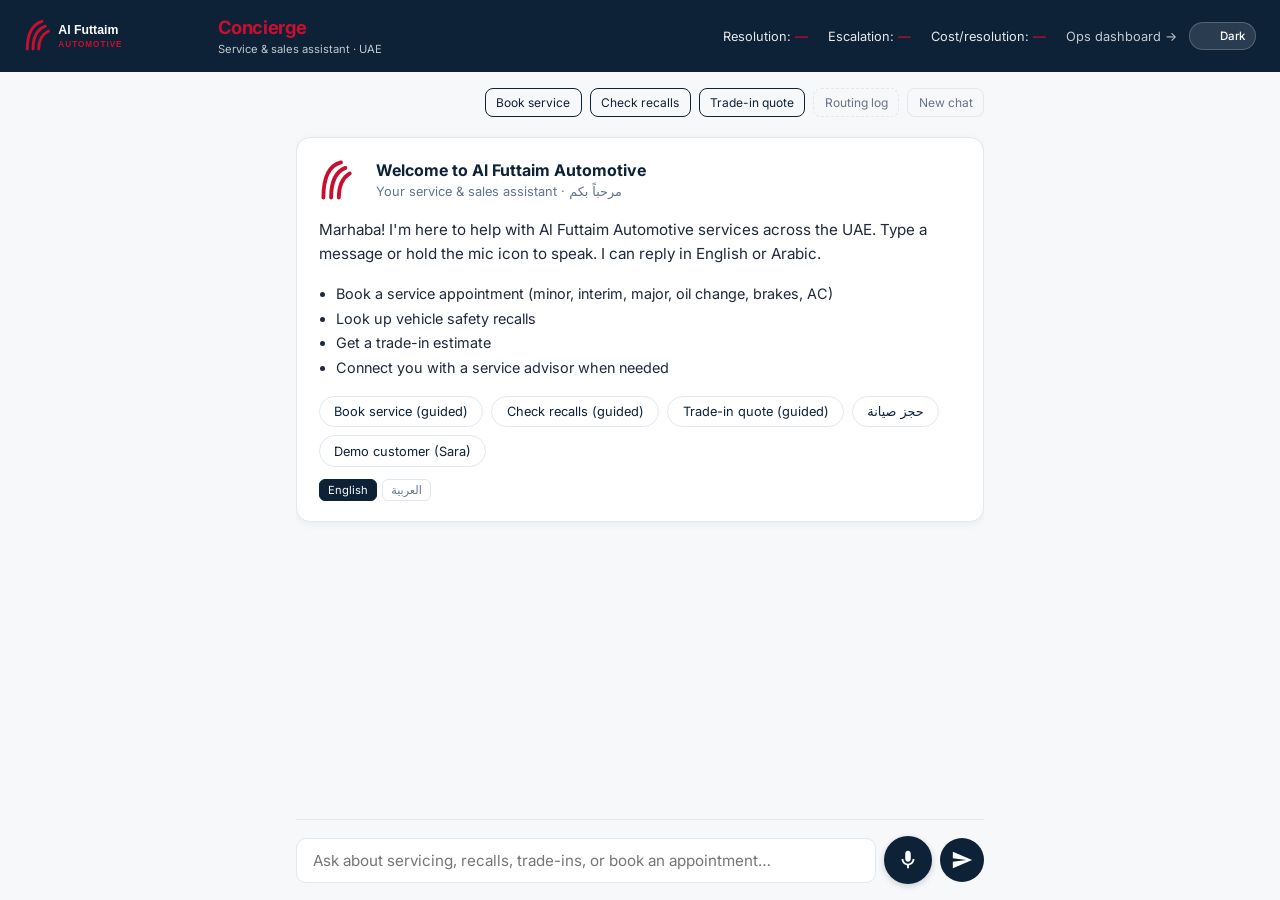
<file: static/index.html>
<!DOCTYPE html>
<html lang="en">
<head>
  <meta charset="UTF-8" />
  <meta name="viewport" content="width=device-width, initial-scale=1.0" />
  <title>Al Futtaim Automotive Concierge</title>
  <script>
    (function () {
      var t = localStorage.getItem('alfuttaim_theme');
      if (t !== 'light' && t !== 'dark') {
        t = window.matchMedia('(prefers-color-scheme: dark)').matches ? 'dark' : 'light';
      }
      document.documentElement.setAttribute('data-theme', t);
    })();
  </script>
  <link rel="preconnect" href="https://fonts.googleapis.com" />
  <link rel="preconnect" href="https://fonts.gstatic.com" crossorigin />
  <link href="https://fonts.googleapis.com/css2?family=Inter:wght@400;500;600;700&display=swap" rel="stylesheet" />
  <style>
    /* Brand/layout only — color tokens live in theme.css */
    :root {
      --navy: #0D2137;
      --accent: #C8102E;
    }

    * { box-sizing: border-box; margin: 0; padding: 0; }

    body {
      font-family: 'Inter', system-ui, sans-serif;
      background: var(--bg);
      color: var(--text);
      min-height: 100vh;
      display: flex;
      flex-direction: column;
    }

    header {
      background: var(--navy);
      color: #fff;
      padding: 1rem 1.5rem;
      display: flex;
      flex-wrap: wrap;
      align-items: center;
      justify-content: space-between;
      gap: 1rem;
    }

    header h1 {
      font-size: 1.15rem;
      font-weight: 600;
      letter-spacing: -0.02em;
      line-height: 1.3;
    }

    header .tagline {
      font-size: 0.7rem;
      opacity: 0.75;
      font-weight: 400;
      margin-top: 0.15rem;
    }

    header h1 span {
      color: var(--accent);
      font-weight: 700;
    }

    .header-brand {
      display: flex;
      align-items: center;
      gap: 0.85rem;
    }

    .header-logo {
      height: 36px;
      width: auto;
      flex-shrink: 0;
      display: block;
    }

    .header-brand-text {
      display: flex;
      flex-direction: column;
    }

    .metrics-strip {
      display: flex;
      gap: 1.25rem;
      font-size: 0.8rem;
      opacity: 0.9;
    }

    .metric strong {
      color: var(--accent);
      font-weight: 600;
    }

    main {
      flex: 1;
      display: flex;
      flex-direction: column;
      max-width: 720px;
      width: 100%;
      margin: 0 auto;
      padding: 1rem;
    }

    #chat {
      flex: 1;
      overflow-y: auto;
      padding: 1rem 0;
      display: flex;
      flex-direction: column;
      gap: 0.75rem;
      min-height: 400px;
      max-height: calc(100vh - 220px);
    }

    #messages {
      display: flex;
      flex-direction: column;
      gap: 0.75rem;
    }

    .bubble {
      max-width: 85%;
      padding: 0.75rem 1rem;
      border-radius: 12px;
      line-height: 1.5;
      font-size: 0.95rem;
      white-space: pre-wrap;
      word-break: break-word;
    }

    .bubble.user {
      align-self: flex-end;
      background: var(--user-bubble);
      border: 1px solid var(--border);
      border-bottom-right-radius: 4px;
    }

    .bubble.assistant {
      align-self: flex-start;
      background: var(--assistant-bubble);
      border: 1px solid var(--border);
      border-bottom-left-radius: 4px;
      box-shadow: 0 1px 3px rgba(26, 35, 50, 0.06);
    }

    .agent-badge {
      display: inline-flex;
      align-items: center;
      gap: 0.35rem;
      font-size: 0.68rem;
      font-weight: 600;
      text-transform: uppercase;
      letter-spacing: 0.04em;
      padding: 0.2rem 0.55rem;
      border-radius: 999px;
      margin-bottom: 0.3rem;
      border: 1px solid var(--border);
      background: var(--surface);
      color: var(--on-surface);
    }

    .agent-badge.service { border-color: var(--on-surface); color: var(--on-surface); }
    .agent-badge.sales { border-color: var(--accent); color: var(--accent); }
    .agent-badge.recall { border-color: #B45309; color: #B45309; }
    .agent-badge.handover { border-color: #6B7280; color: #6B7280; }
    .agent-badge.general { border-color: var(--border); color: var(--muted); }

    .btn-routes {
      background: transparent;
      border: 1px dashed var(--border);
      border-radius: 8px;
      padding: 0.35rem 0.65rem;
      font-family: inherit;
      font-size: 0.75rem;
      color: var(--muted);
      cursor: pointer;
    }

    .btn-routes:hover {
      border-color: var(--on-surface);
      color: var(--on-surface);
    }

    .bubble.error {
      align-self: stretch;
      background: var(--error-bg);
      border: 1px solid var(--error-border);
      color: var(--error-text);
      font-size: 0.875rem;
    }

    .welcome-card {
      align-self: stretch;
      background: var(--assistant-bubble);
      border: 1px solid var(--border);
      border-radius: 14px;
      padding: 1.25rem 1.35rem;
      box-shadow: 0 2px 8px rgba(13, 33, 55, 0.06);
    }

    .welcome-header {
      display: flex;
      align-items: center;
      gap: 0.85rem;
      margin-bottom: 1rem;
    }

    .welcome-icon {
      width: 44px;
      height: 44px;
      flex-shrink: 0;
      display: block;
    }

    .welcome-header strong {
      display: block;
      font-size: 1rem;
      color: var(--on-surface);
    }

    .welcome-header span {
      font-size: 0.8rem;
      color: var(--muted);
    }

    .welcome-text {
      font-size: 0.95rem;
      line-height: 1.6;
      color: var(--text);
      margin-bottom: 1rem;
    }

    .welcome-list {
      margin: 0 0 1rem 1.1rem;
      font-size: 0.9rem;
      line-height: 1.7;
      color: var(--text);
    }

    .quick-actions {
      display: flex;
      flex-wrap: wrap;
      gap: 0.5rem;
    }

    .quick-actions button {
      background: var(--surface);
      border: 1px solid var(--border);
      border-radius: 999px;
      padding: 0.45rem 0.9rem;
      font-family: inherit;
      font-size: 0.8rem;
      color: var(--on-surface);
      cursor: pointer;
      transition: all 0.15s;
    }

    .quick-actions button:hover {
      border-color: var(--accent);
      color: var(--accent);
      background: var(--surface-accent);
    }

    .welcome-ar {
      margin-top: 1rem;
      padding-top: 1rem;
      border-top: 1px dashed var(--border);
      text-align: right;
      direction: rtl;
    }

    .welcome-ar .welcome-text,
    .welcome-ar .welcome-list {
      text-align: right;
    }

    .lang-toggle {
      display: flex;
      gap: 0.35rem;
      margin-top: 0.75rem;
    }

    .lang-toggle button {
      background: none;
      border: 1px solid var(--border);
      border-radius: 6px;
      padding: 0.2rem 0.5rem;
      font-size: 0.7rem;
      cursor: pointer;
      color: var(--muted);
      font-family: inherit;
    }

    .lang-toggle button.active {
      background: var(--btn-primary-bg, var(--navy));
      color: #fff;
      border-color: var(--btn-primary-bg, var(--navy));
    }

    .feedback-row {
      display: flex;
      gap: 0.5rem;
      margin-top: 0.35rem;
      align-self: flex-start;
    }

    .feedback-row button {
      background: none;
      border: 1px solid var(--border);
      border-radius: 8px;
      padding: 0.25rem 0.6rem;
      cursor: pointer;
      font-size: 0.85rem;
      color: var(--muted);
      transition: all 0.15s;
    }

    .feedback-row button:hover {
      border-color: var(--accent);
      color: var(--accent);
    }

    .feedback-row button.selected {
      background: var(--btn-primary-bg, var(--navy));
      color: #fff;
      border-color: var(--btn-primary-bg, var(--navy));
    }

    .input-area {
      border-top: 1px solid var(--border);
      padding-top: 1rem;
      display: flex;
      gap: 0.5rem;
      align-items: center;
    }

    #messageInput {
      flex: 1;
      border: 1px solid var(--border);
      border-radius: 10px;
      padding: 0.75rem 1rem;
      font-family: inherit;
      font-size: 0.95rem;
      resize: none;
      min-height: 44px;
      max-height: 120px;
      background: var(--input-bg, var(--surface));
      color: var(--text);
    }

    #messageInput:focus {
      outline: 2px solid var(--accent);
      outline-offset: 0;
      border-color: transparent;
    }

    .btn {
      border: none;
      border-radius: 10px;
      padding: 0.75rem 1.1rem;
      font-family: inherit;
      font-size: 0.9rem;
      font-weight: 500;
      cursor: pointer;
      transition: all 0.15s;
      white-space: nowrap;
    }

    .btn-send {
      background: var(--btn-primary-bg, var(--navy));
      color: #fff;
      width: 44px;
      height: 44px;
      border-radius: 50%;
      padding: 0;
      display: flex;
      align-items: center;
      justify-content: center;
      flex-shrink: 0;
    }

    .btn-send:hover { background: var(--btn-primary-hover, #1a3352); }
    .btn-send:disabled { opacity: 0.5; cursor: not-allowed; }

    .btn-send svg,
    .btn-mic svg {
      width: 22px;
      height: 22px;
      fill: currentColor;
    }

    .btn-stop {
      background: var(--surface);
      color: var(--error-text);
      border: 1px solid var(--error-border);
      display: none;
      height: 44px;
      padding: 0 0.85rem;
      border-radius: 22px;
      flex-shrink: 0;
    }

    .btn-stop.visible { display: flex; align-items: center; }

    .btn-mic {
      background: var(--btn-primary-bg, var(--navy));
      color: #fff;
      width: 48px;
      height: 48px;
      border-radius: 50%;
      padding: 0;
      display: flex;
      align-items: center;
      justify-content: center;
      flex-shrink: 0;
      border: none;
      user-select: none;
      touch-action: none;
      box-shadow: 0 2px 6px rgba(13, 33, 55, 0.2);
    }

    .btn-mic:hover { background: var(--btn-primary-hover, #1a3352); }

    .btn-mic.recording {
      background: var(--accent);
      box-shadow: 0 0 0 4px rgba(200, 16, 46, 0.25);
    }

    .btn-mic:disabled {
      opacity: 0.45;
      cursor: not-allowed;
    }

    .session-bar {
      display: flex;
      justify-content: flex-end;
      gap: 0.5rem;
      margin-bottom: 0.25rem;
    }

    .btn-new-chat,
    .btn-guided {
      background: none;
      border: 1px solid var(--border);
      border-radius: 8px;
      padding: 0.3rem 0.65rem;
      font-size: 0.75rem;
      color: var(--muted);
      cursor: pointer;
      font-family: inherit;
    }

    .btn-new-chat:hover,
    .btn-guided:hover {
      border-color: var(--on-surface);
      color: var(--on-surface);
    }

    .btn-guided {
      color: var(--on-surface);
      border-color: var(--on-surface-border);
    }

    .booking-wizard {
      align-self: stretch;
      background: var(--surface);
      border: 1px solid var(--border);
      border-radius: 14px;
      padding: 1.1rem 1.2rem;
      box-shadow: 0 2px 8px rgba(13, 33, 55, 0.06);
    }

    .booking-wizard.thread-guided {
      border-color: var(--on-surface-border);
      box-shadow: 0 2px 8px rgba(13, 33, 55, 0.08);
    }

    .wizard-step-label {
      font-size: 0.75rem;
      font-weight: 600;
      color: var(--accent);
      text-transform: uppercase;
      letter-spacing: 0.04em;
      margin-bottom: 0.35rem;
    }

    .wizard-title {
      font-size: 0.95rem;
      font-weight: 600;
      color: var(--on-surface);
      margin-bottom: 0.75rem;
    }

    .wizard-progress {
      font-size: 0.7rem;
      color: var(--muted);
      margin-bottom: 0.5rem;
    }

    .wizard-step-track {
      display: flex;
      gap: 0.35rem;
      margin-bottom: 0.65rem;
      flex-wrap: wrap;
    }

    .wizard-dot {
      width: 8px;
      height: 8px;
      border-radius: 50%;
      background: var(--border);
      flex-shrink: 0;
    }

    .wizard-dot.done { background: var(--accent); opacity: 0.45; }
    .wizard-dot.active { background: var(--accent); opacity: 1; transform: scale(1.15); }

    .wizard-collected {
      display: flex;
      flex-wrap: wrap;
      gap: 0.35rem;
      margin-bottom: 0.75rem;
    }

    .wizard-chip {
      font-size: 0.68rem;
      padding: 0.2rem 0.5rem;
      border-radius: 999px;
      background: var(--user-bubble);
      border: 1px solid var(--border);
      color: var(--muted);
      cursor: pointer;
    }

    .wizard-chip:hover {
      border-color: var(--accent);
      color: var(--on-surface);
    }

    .option-grid {
      display: flex;
      flex-wrap: wrap;
      gap: 0.45rem;
      margin-bottom: 0.75rem;
    }

    .option-btn {
      background: var(--surface);
      border: 1px solid var(--border);
      border-radius: 10px;
      padding: 0.5rem 0.75rem;
      font-family: inherit;
      font-size: 0.8rem;
      color: var(--on-surface);
      cursor: pointer;
      transition: all 0.15s;
    }

    .option-btn:hover,
    .option-btn.selected {
      border-color: var(--accent);
      color: var(--accent);
      background: var(--surface-accent);
    }

    .wizard-input {
      width: 100%;
      border: 1px solid var(--border);
      border-radius: 10px;
      padding: 0.65rem 0.85rem;
      font-family: inherit;
      font-size: 0.9rem;
      margin-bottom: 0.75rem;
    }

    .wizard-summary {
      font-size: 0.85rem;
      line-height: 1.6;
      background: var(--user-bubble);
      border-radius: 10px;
      padding: 0.75rem;
      margin-bottom: 0.75rem;
    }

    .wizard-actions {
      display: flex;
      gap: 0.5rem;
      flex-wrap: wrap;
    }

    .wizard-actions button {
      border-radius: 10px;
      padding: 0.5rem 1rem;
      font-family: inherit;
      font-size: 0.8rem;
      cursor: pointer;
      border: 1px solid var(--border);
      background: var(--surface);
      color: var(--on-surface);
    }

    .wizard-actions .primary {
      background: var(--btn-primary-bg, var(--navy));
      color: #fff;
      border-color: var(--btn-primary-bg, var(--navy));
    }

    .reply-options {
      display: flex;
      flex-wrap: wrap;
      gap: 0.4rem;
      margin-top: 0.4rem;
      align-self: flex-start;
    }

    .reply-options button {
      background: var(--surface);
      border: 1px solid var(--on-surface-border);
      border-radius: 999px;
      padding: 0.35rem 0.75rem;
      font-family: inherit;
      font-size: 0.78rem;
      color: var(--on-surface);
      cursor: pointer;
    }

    .reply-options button:hover {
      background: var(--btn-primary-bg, var(--navy));
      color: #fff;
      border-color: var(--btn-primary-bg, var(--navy));
    }

    .status-line {
      font-size: 0.75rem;
      color: var(--muted);
      text-align: center;
      padding: 0.25rem 0 0.5rem;
      min-height: 1.25rem;
    }
  </style>
  <link rel="stylesheet" href="/static/theme.css" />
</head>
<body>
  <header>
    <div class="header-brand">
      <img src="/static/alfuttaim-logo.svg" alt="Al Futtaim Automotive" class="header-logo" width="180" height="36" />
      <div class="header-brand-text">
        <h1><span>Concierge</span></h1>
        <div class="tagline">Service &amp; sales assistant · UAE</div>
      </div>
    </div>
    <div class="header-actions">
      <div class="metrics-strip">
        <div class="metric">Resolution: <strong id="mResolution">—</strong></div>
        <div class="metric">Escalation: <strong id="mEscalation">—</strong></div>
        <div class="metric">Cost/resolution: <strong id="mCost">—</strong></div>
        <a href="/admin" class="header-link">Ops dashboard →</a>
      </div>
      <button type="button" class="theme-toggle" id="themeToggle">
        <span class="theme-toggle-icon" aria-hidden="true"></span>
        <span class="theme-toggle-label">Dark</span>
      </button>
    </div>
  </header>

  <main>
    <div class="session-bar">
      <button type="button" class="btn-guided" data-flow="booking">Book service</button>
      <button type="button" class="btn-guided" data-flow="recall">Check recalls</button>
      <button type="button" class="btn-guided" data-flow="tradein">Trade-in quote</button>
      <button type="button" class="btn-routes" id="routesBtn" title="View multi-agent routing log">Routing log</button>
      <button type="button" class="btn-new-chat" id="newChatBtn" title="Start a new conversation">New chat</button>
    </div>
    <div id="chat">
      <div id="welcomePanel"></div>
      <div id="messages"></div>
    </div>
    <div class="status-line" id="statusLine"></div>
    <div class="input-area">
      <textarea id="messageInput" rows="1" placeholder="Ask about servicing, recalls, trade-ins, or book an appointment…"></textarea>
      <button type="button" class="btn btn-mic" id="micBtn" title="Hold to talk" aria-label="Hold to talk">
        <svg viewBox="0 0 24 24" aria-hidden="true"><path d="M12 14c1.66 0 3-1.34 3-3V5c0-1.66-1.34-3-3-3S9 3.34 9 5v6c0 1.66 1.34 3 3 3zm5-3c0 2.76-2.24 5-5 5s-5-2.24-5-5H5c0 3.53 2.61 6.43 6 6.92V21h2v-3.08c3.39-.49 6-3.39 6-6.92h-2z"/></svg>
      </button>
      <button type="button" class="btn btn-stop" id="stopBtn">Stop</button>
      <button type="button" class="btn btn-send" id="sendBtn" title="Send" aria-label="Send">
        <svg viewBox="0 0 24 24" aria-hidden="true"><path d="M2.01 21L23 12 2.01 3 2 10l15 2-15 2z"/></svg>
      </button>
    </div>
  </main>

  <script>
    const chat = document.getElementById('chat');
    const messagesEl = document.getElementById('messages');
    const welcomePanel = document.getElementById('welcomePanel');
    const messageInput = document.getElementById('messageInput');
    const sendBtn = document.getElementById('sendBtn');
    const micBtn = document.getElementById('micBtn');
    const stopBtn = document.getElementById('stopBtn');
    const newChatBtn = document.getElementById('newChatBtn');
    const routesBtn = document.getElementById('routesBtn');
    const statusLine = document.getElementById('statusLine');

    const VEHICLE_CATALOG = {
      services: ['Minor service', 'Interim service', 'Major service', 'Oil change', 'Brake inspection', 'AC service'],
      makes: ['Toyota', 'Lexus', 'Honda', 'Ford', 'BMW', 'Volvo', 'BYD', 'Other'],
      models: {
        Toyota: ['Camry', 'Corolla', 'RAV4', 'Land Cruiser', 'Hilux', 'Yaris'],
        Lexus: ['ES', 'RX', 'NX', 'IS', 'LX'],
        Honda: ['Civic', 'Accord', 'CR-V', 'Pilot'],
        Ford: ['F-150', 'Explorer', 'Mustang', 'Territory'],
        BMW: ['X3', 'X5', '3 Series', '5 Series'],
        Volvo: ['XC60', 'XC90', 'S90'],
        BYD: ['Atto 3', 'Seal', 'Han'],
        Other: ['Sedan', 'SUV', 'Other model'],
      },
      years: [2026, 2025, 2024, 2023, 2022, 2021, 2020, 2019, 2018],
      times: ['09:00', '11:30', '14:00', '16:00'],
      mileage: ['Under 40,000 km', '40,000 – 80,000 km', '80,000 – 120,000 km', 'Over 120,000 km'],
      conditions: ['Excellent', 'Good', 'Fair', 'Poor'],
    };

    const FLOW_CONFIG = {
      booking: {
        label: 'Service booking',
        steps: [
          { key: 'service', title: 'What service do you need?' },
          { key: 'make', title: 'Select vehicle make' },
          { key: 'model', title: 'Select vehicle model' },
          { key: 'year', title: 'Select model year' },
          { key: 'date', title: 'Choose a preferred date' },
          { key: 'time', title: 'Choose a time slot' },
          { key: 'name', title: 'Your full name' },
          { key: 'confirm', title: 'Confirm your booking' },
        ],
        initial: { service: '', make: '', model: '', year: '', date: '', dateLabel: '', time: '', name: '' },
        confirmLabel: 'Confirm & book',
        buildMessage: s =>
          `Please book a ${s.service} for my ${s.year} ${s.make} ${s.model} ` +
          `on ${s.date} at ${s.time}. Customer name: ${s.name}.`,
        summary: s =>
          `Service: ${s.service}\nVehicle: ${s.year} ${s.make} ${s.model}\n` +
          `Date: ${s.dateLabel || s.date} at ${s.time}\nName: ${s.name}`,
      },
      recall: {
        label: 'Recall lookup',
        steps: [
          { key: 'make', title: 'Select vehicle make' },
          { key: 'model', title: 'Select vehicle model' },
          { key: 'year', title: 'Select model year' },
          { key: 'confirm', title: 'Check safety recalls' },
        ],
        initial: { make: '', model: '', year: '' },
        confirmLabel: 'Check recalls',
        buildMessage: s =>
          `Please check open safety recalls for my ${s.year} ${s.make} ${s.model}.`,
        summary: s => `Vehicle: ${s.year} ${s.make} ${s.model}`,
      },
      tradein: {
        label: 'Trade-in estimate',
        steps: [
          { key: 'make', title: 'Select vehicle make' },
          { key: 'model', title: 'Select vehicle model' },
          { key: 'year', title: 'Select model year' },
          { key: 'mileage', title: 'Approximate mileage' },
          { key: 'condition', title: 'Vehicle condition' },
          { key: 'confirm', title: 'Get your estimate' },
        ],
        initial: { make: '', model: '', year: '', mileage: '', condition: '' },
        confirmLabel: 'Get estimate',
        buildMessage: s =>
          `I'd like a trade-in estimate for my ${s.year} ${s.make} ${s.model}, ` +
          `mileage ${s.mileage} (approx. ${mileageRangeToKm(s.mileage).toLocaleString()} km), ` +
          `${s.condition.toLowerCase()} condition.`,
        summary: s =>
          `Vehicle: ${s.year} ${s.make} ${s.model}\nMileage: ${s.mileage}\nCondition: ${s.condition}`,
      },
    };

    const MIC_SVG = '<svg viewBox="0 0 24 24" aria-hidden="true"><path d="M12 14c1.66 0 3-1.34 3-3V5c0-1.66-1.34-3-3-3S9 3.34 9 5v6c0 1.66 1.34 3 3 3zm5-3c0 2.76-2.24 5-5 5s-5-2.24-5-5H5c0 3.53 2.61 6.43 6 6.92V21h2v-3.08c3.39-.49 6-3.39 6-6.92h-2z"/></svg>';

    let threadId = crypto.randomUUID();
    let chatHistory = [];
    let threadFlow = { flowKey: null, collected: {} };
    let customerPhone = null;
    let customerGreetingShown = false;
    sessionStorage.removeItem('alfuttaim_chat_history');
    sessionStorage.removeItem('alfuttaim_thread_id');

    let abortController = null;
    let mediaRecorder = null;
    let audioChunks = [];
    let recordStart = null;
    let recordMimeType = 'audio/webm';

    function hasChatHistory() {
      return chatHistory.length > 0;
    }

    function scrollChat() {
      chat.scrollTop = chat.scrollHeight;
    }

    function shortForVoice(text) {
      const max = 140;
      if (!text || text.length <= max) return text;
      const cut = text.slice(0, max);
      const lastStop = Math.max(cut.lastIndexOf('. '), cut.lastIndexOf('! '), cut.lastIndexOf('? '));
      if (lastStop > 50) return cut.slice(0, lastStop + 1).trim();
      return cut.trim() + '…';
    }

    function speakBrowserTts(text) {
      if (!window.speechSynthesis || !text) return;
      window.speechSynthesis.cancel();
      const spoken = shortForVoice(text);
      const utter = new SpeechSynthesisUtterance(spoken);
      utter.rate = 1;
      utter.pitch = 1;
      const voices = window.speechSynthesis.getVoices();
      const preferred = voices.find(v => v.lang.startsWith('en')) || voices[0];
      if (preferred) utter.voice = preferred;
      window.speechSynthesis.speak(utter);
    }

    if (window.speechSynthesis) {
      window.speechSynthesis.onvoiceschanged = () => window.speechSynthesis.getVoices();
    }

    function pickRecorderMimeType() {
      const types = ['audio/webm;codecs=opus', 'audio/webm', 'audio/mp4', 'audio/ogg'];
      return types.find(t => MediaRecorder.isTypeSupported(t)) || '';
    }

    function showWelcome() {
      welcomePanel.innerHTML = `
        <div class="welcome-header">
          <img src="/static/alfuttaim-mark.svg" alt="" class="welcome-icon" width="44" height="44" aria-hidden="true" />
          <div>
            <strong>Welcome to Al Futtaim Automotive</strong>
            <span>Your service &amp; sales assistant · مرحباً بكم</span>
          </div>
        </div>
        <div id="welcomeEn">
          <p class="welcome-text">
            Marhaba! I'm here to help with Al Futtaim Automotive services across the UAE.
            Type a message or hold the mic icon to speak. I can reply in English or Arabic.
          </p>
          <ul class="welcome-list">
            <li>Book a service appointment (minor, interim, major, oil change, brakes, AC)</li>
            <li>Look up vehicle safety recalls</li>
            <li>Get a trade-in estimate</li>
            <li>Connect you with a service advisor when needed</li>
          </ul>
          <div class="quick-actions">
            <button type="button" data-action="booking">Book service (guided)</button>
            <button type="button" data-action="recall">Check recalls (guided)</button>
            <button type="button" data-action="tradein">Trade-in quote (guided)</button>
            <button type="button" data-action="booking-ar">حجز صيانة</button>
            <button type="button" id="demoCustomerBtn">Demo customer (Sara)</button>
          </div>
        </div>
        <div id="welcomeAr" class="welcome-ar" style="display:none">
          <p class="welcome-text">
            مرحباً! أنا مساعدكم لخدمات الفطيم للسيارات في الإمارات.
            يمكنكم الكتابة أو الضغط المستمر على زر الميكروفون للتحدث.
          </p>
          <ul class="welcome-list">
            <li>حجز موعد صيانة</li>
            <li>الاستعلام عن استدعاءات السلامة</li>
            <li>تقدير قيمة استبدال المركبة</li>
            <li>التحويل إلى مستشار خدمة عند الحاجة</li>
          </ul>
          <div class="quick-actions" style="justify-content:flex-end">
            <button type="button" data-action="booking-ar">حجز صيانة</button>
            <button type="button" data-action="recall">استدعاءات</button>
            <button type="button" data-action="tradein">تقييم استبدال</button>
          </div>
        </div>
        <div class="lang-toggle">
          <button type="button" id="langEn" class="active">English</button>
          <button type="button" id="langAr">العربية</button>
        </div>
      `;
      const card = welcomePanel;
      card.className = 'welcome-card';
      card.querySelectorAll('.quick-actions button').forEach(btn => {
        btn.addEventListener('click', () => {
          const action = btn.dataset.action;
          if (action === 'booking' || action === 'booking-ar') startGuidedWizard('booking');
          else if (action === 'recall') startGuidedWizard('recall');
          else if (action === 'tradein') startGuidedWizard('tradein');
          else if (btn.dataset.prompt) sendMessage(btn.dataset.prompt);
        });
      });
      const demoBtn = card.querySelector('#demoCustomerBtn');
      if (demoBtn) {
        demoBtn.addEventListener('click', async () => {
          try {
            const res = await fetch('/customer/demo/sara');
            const profile = await res.json();
            customerPhone = '+971501234567';
            customerGreetingShown = false;
            statusLine.textContent = `Demo profile loaded: ${profile.name} (${profile.loyalty_tier}) — vehicle on file.`;
          } catch (_) {
            customerPhone = '+971501234567';
            statusLine.textContent = 'Demo customer Sara loaded (+971501234567).';
          }
        });
      }
      card.querySelector('#langEn').addEventListener('click', () => {
        card.querySelector('#welcomeEn').style.display = 'block';
        card.querySelector('#welcomeAr').style.display = 'none';
        card.querySelector('#langEn').classList.add('active');
        card.querySelector('#langAr').classList.remove('active');
      });
      card.querySelector('#langAr').addEventListener('click', () => {
        card.querySelector('#welcomeEn').style.display = 'none';
        card.querySelector('#welcomeAr').style.display = 'block';
        card.querySelector('#langAr').classList.add('active');
        card.querySelector('#langEn').classList.remove('active');
      });
    }

    function parseReplyOptions(text) {
      const match = text.match(/\nOPTIONS:\s*(.+)$/i);
      if (!match) return { body: text, chips: [] };
      const body = text.slice(0, match.index).trim();
      const chips = match[1].split('|').map(s => s.trim()).filter(Boolean);
      return { body, chips };
    }

    function next7Days() {
      return Array.from({ length: 7 }, (_, i) => {
        const d = new Date();
        d.setDate(d.getDate() + i + 1);
        return {
          label: d.toLocaleDateString('en-AE', { weekday: 'short', month: 'short', day: 'numeric' }),
          value: d.toISOString().slice(0, 10),
        };
      });
    }

    function mileageRangeToKm(label) {
      const s = String(label).toLowerCase();
      if (s.includes('under') && s.includes('40')) return 20000;
      if (s.includes('over') && s.includes('120')) return 150000;
      const nums = s.match(/\d+/g);
      if (nums && nums.length >= 2) return Math.round((+nums[0] + +nums[1]) / 2);
      if (nums) return +nums[0];
      return 60000;
    }

    function stepDisplayValue(stepKey, state) {
      if (stepKey === 'date') return state.dateLabel || state.date;
      return state[stepKey];
    }

    function detectFlowFromText(text) {
      const t = text.toLowerCase();
      if (/\b(recall|استدعاء|استدعاءات)\b/.test(t)) return 'recall';
      if (/\b(trade.?in|tradein|valuation|estimate|worth|استبدال|تقييم)\b/.test(t)) return 'tradein';
      if (/\b(book|appointment|service|oil change|brake|maintenance|صيانة|حجز)\b/.test(t)) return 'booking';
      return null;
    }

    function detectFlowFromHistory() {
      if (threadFlow.flowKey) return threadFlow.flowKey;
      for (let i = chatHistory.length - 1; i >= 0; i--) {
        if (chatHistory[i].role !== 'user') continue;
        const flow = detectFlowFromText(chatHistory[i].text);
        if (flow) return flow;
      }
      return null;
    }

    function inferNextMissingStep(flowKey, collected) {
      const flow = FLOW_CONFIG[flowKey];
      if (!flow) return null;
      for (const step of flow.steps) {
        if (step.key === 'confirm') continue;
        if (!collected[step.key]) return step.key;
      }
      return null;
    }

    function syncCollectedFromHistory(flowKey) {
      const flow = FLOW_CONFIG[flowKey];
      const collected = { ...flow.initial, ...threadFlow.collected };
      const userText = chatHistory.filter(m => m.role === 'user').map(m => m.text).join('\n');
      const lower = userText.toLowerCase();

      for (const svc of VEHICLE_CATALOG.services) {
        if (lower.includes(svc.toLowerCase())) collected.service = svc;
      }
      for (const make of VEHICLE_CATALOG.makes) {
        if (new RegExp(`\\b${make}\\b`, 'i').test(userText)) collected.make = make;
      }
      for (const make of Object.keys(VEHICLE_CATALOG.models)) {
        if (make === 'Other') continue;
        for (const model of VEHICLE_CATALOG.models[make]) {
          if (new RegExp(`\\b${model.replace(/[.*+?^${}()|[\]\\]/g, '\\$&')}\\b`, 'i').test(userText)) {
            collected.model = model;
            if (!collected.make) collected.make = make;
          }
        }
      }
      for (const yr of VEHICLE_CATALOG.years) {
        if (new RegExp(`\\b${yr}\\b`).test(userText)) collected.year = String(yr);
      }
      for (const cond of VEHICLE_CATALOG.conditions) {
        if (new RegExp(`\\b${cond}\\b`, 'i').test(userText)) collected.condition = cond;
      }
      for (const mi of VEHICLE_CATALOG.mileage) {
        if (userText.includes(mi)) collected.mileage = mi;
      }
      for (const t of VEHICLE_CATALOG.times) {
        if (userText.includes(t)) collected.time = t;
      }
      const nameMatch = userText.match(/(?:my name is|i'm|i am|customer name:?|name is)\s+([A-Za-z\u0600-\u06FF][A-Za-z\u0600-\u06FF .'-]{1,38})/i);
      if (nameMatch) collected.name = nameMatch[1].trim();

      threadFlow.collected = collected;
      return collected;
    }

    function persistThreadState(flowKey, state) {
      threadFlow.flowKey = flowKey;
      const flow = FLOW_CONFIG[flowKey];
      threadFlow.collected = {};
      for (const step of flow.steps) {
        if (step.key === 'confirm') continue;
        if (state[step.key]) threadFlow.collected[step.key] = state[step.key];
        if (step.key === 'date' && state.dateLabel) threadFlow.collected.dateLabel = state.dateLabel;
      }
    }

    function mountWizardCard(flowKey, state, options = {}) {
      const flow = FLOW_CONFIG[flowKey];
      if (!flow) return null;

      const threadMode = !!options.threadMode;
      const wrapper = document.createElement('div');
      wrapper.className = 'msg-wrapper';
      wrapper.style.alignSelf = 'stretch';
      const card = document.createElement('div');
      card.className = 'booking-wizard' + (threadMode ? ' thread-guided' : '');
      wrapper.appendChild(card);
      (options.parent || messagesEl).appendChild(wrapper);
      scrollChat();

      function goToNextStep() {
        const missing = inferNextMissingStep(flowKey, state);
        if (missing) {
          state.step = flow.steps.findIndex(s => s.key === missing);
        } else {
          state.step = flow.steps.findIndex(s => s.key === 'confirm');
        }
      }

      function advanceStep(updates) {
        Object.assign(state, updates);
        persistThreadState(flowKey, state);
        goToNextStep();
        render();
      }

      function render() {
        const step = flow.steps[state.step];
        const total = flow.steps.length;
        const filledSteps = flow.steps.filter(s => s.key !== 'confirm' && state[s.key]);

        card.innerHTML = `
          <div class="wizard-step-label">${flow.label}</div>
          <div class="wizard-progress">Step ${state.step + 1} of ${total}</div>
          <div class="wizard-step-track" id="wizardTrack"></div>
          <div class="wizard-collected" id="wizardCollected"></div>
          <div class="wizard-title">${step.title}</div>
          <div id="wizardBody"></div>
          <div class="wizard-actions" id="wizardActions"></div>
        `;

        const track = card.querySelector('#wizardTrack');
        flow.steps.forEach((s, i) => {
          const dot = document.createElement('span');
          dot.className = 'wizard-dot' +
            (i < state.step ? ' done' : '') +
            (i === state.step ? ' active' : '');
          dot.title = s.title;
          track.appendChild(dot);
        });

        const collectedEl = card.querySelector('#wizardCollected');
        filledSteps.forEach(s => {
          const chip = document.createElement('button');
          chip.type = 'button';
          chip.className = 'wizard-chip';
          chip.textContent = stepDisplayValue(s.key, state);
          chip.title = `Edit: ${s.title}`;
          chip.addEventListener('click', () => {
            state.step = flow.steps.findIndex(st => st.key === s.key);
            render();
          });
          collectedEl.appendChild(chip);
        });
        if (!filledSteps.length) collectedEl.style.display = 'none';

        const body = card.querySelector('#wizardBody');
        const actions = card.querySelector('#wizardActions');
        let customForm = false;

        function addOptions(items, onPick, getLabel = x => x, getValue = x => x) {
          const grid = document.createElement('div');
          grid.className = 'option-grid';
          items.forEach(item => {
            const btn = document.createElement('button');
            btn.type = 'button';
            btn.className = 'option-btn';
            btn.textContent = getLabel(item);
            btn.addEventListener('click', () => onPick(getValue(item), getLabel(item)));
            grid.appendChild(btn);
          });
          body.appendChild(grid);
          return grid;
        }

        function addPrimaryAction(label, onClick) {
          const btn = document.createElement('button');
          btn.type = 'button';
          btn.className = 'primary';
          btn.textContent = label;
          btn.addEventListener('click', onClick);
          actions.appendChild(btn);
        }

        function addBackCancel() {
          const back = document.createElement('button');
          back.type = 'button';
          back.textContent = 'Back';
          back.addEventListener('click', () => { state.step--; render(); });
          actions.appendChild(back);
          const cancel = document.createElement('button');
          cancel.type = 'button';
          cancel.textContent = 'Cancel';
          cancel.addEventListener('click', () => wrapper.remove());
          actions.appendChild(cancel);
        }

        function renderCustomModelEntry() {
          customForm = true;
          body.innerHTML = '';
          actions.innerHTML = '';
          const hint = document.createElement('p');
          hint.className = 'welcome-text';
          hint.style.marginBottom = '0.5rem';
          hint.textContent = `Enter your ${state.make} model:`;
          body.appendChild(hint);
          const modelInput = document.createElement('input');
          modelInput.className = 'wizard-input';
          modelInput.type = 'text';
          modelInput.placeholder = 'e.g. Altima, Pajero, C-Class';
          body.appendChild(modelInput);
          addPrimaryAction('Continue', () => {
            const md = modelInput.value.trim();
            if (!md) { modelInput.focus(); return; }
            advanceStep({ model: md });
          });
          addBackCancel();
        }

        function renderOtherVehicleStep() {
          customForm = true;
          body.innerHTML = '';
          actions.innerHTML = '';
          const hint = document.createElement('p');
          hint.className = 'welcome-text';
          hint.style.marginBottom = '0.5rem';
          hint.textContent = 'Al-Futtaim Auto Centers support all makes and models.';
          body.appendChild(hint);
          const makeInput = document.createElement('input');
          makeInput.className = 'wizard-input';
          makeInput.type = 'text';
          makeInput.placeholder = 'Vehicle make (e.g. Nissan, Mitsubishi)';
          makeInput.value = state.make === 'Other' ? '' : state.make;
          const modelInput = document.createElement('input');
          modelInput.className = 'wizard-input';
          modelInput.type = 'text';
          modelInput.placeholder = 'Vehicle model (e.g. Altima, Pajero)';
          modelInput.value = state.model || '';
          body.appendChild(makeInput);
          body.appendChild(modelInput);
          addPrimaryAction('Continue', () => {
            const mk = makeInput.value.trim();
            const md = modelInput.value.trim();
            if (!mk) { makeInput.focus(); return; }
            if (!md) { modelInput.focus(); return; }
            advanceStep({ make: mk, model: md });
          });
          addBackCancel();
        }

        if (step.key === 'service') {
          addOptions(VEHICLE_CATALOG.services, v => advanceStep({ service: v }));
        } else if (step.key === 'make') {
          addOptions(VEHICLE_CATALOG.makes, v => advanceStep({ make: v }));
        } else if (step.key === 'model') {
          if (state.make === 'Other') {
            renderOtherVehicleStep();
          } else {
            const models = VEHICLE_CATALOG.models[state.make] || VEHICLE_CATALOG.models.Other;
            const grid = addOptions(models, v => advanceStep({ model: v }));
            const notListed = document.createElement('button');
            notListed.type = 'button';
            notListed.className = 'option-btn';
            notListed.textContent = 'Model not listed — type it';
            notListed.addEventListener('click', () => renderCustomModelEntry());
            grid.appendChild(notListed);
          }
        } else if (step.key === 'year') {
          addOptions(VEHICLE_CATALOG.years, v => advanceStep({ year: String(v) }));
        } else if (step.key === 'date') {
          addOptions(next7Days(), (v, label) =>
            advanceStep({ date: v, dateLabel: label }),
            d => d.label, d => d.value);
        } else if (step.key === 'time') {
          addOptions(VEHICLE_CATALOG.times, v => advanceStep({ time: v }));
        } else if (step.key === 'mileage') {
          addOptions(VEHICLE_CATALOG.mileage, v => advanceStep({ mileage: v }));
        } else if (step.key === 'condition') {
          addOptions(VEHICLE_CATALOG.conditions, v => advanceStep({ condition: v }));
        } else if (step.key === 'name') {
          customForm = true;
          const input = document.createElement('input');
          input.className = 'wizard-input';
          input.type = 'text';
          input.placeholder = 'e.g. Sara Ahmed';
          input.value = state.name || '';
          body.appendChild(input);
          addPrimaryAction('Continue', () => {
            const name = input.value.trim();
            if (!name) { input.focus(); return; }
            advanceStep({ name });
          });
        } else if (step.key === 'confirm') {
          const summary = document.createElement('div');
          summary.className = 'wizard-summary';
          summary.textContent = flow.summary(state);
          body.appendChild(summary);
          addPrimaryAction(flow.confirmLabel, () => {
            wrapper.remove();
            sendMessage(flow.buildMessage(state), { entryMode: 'guided' });
          });
        }

        const skipNav = customForm || (step.key === 'model' && state.make === 'Other');
        const hasPrimary = step.key === 'name' || step.key === 'confirm';

        if (!skipNav && state.step > 0 && step.key !== 'confirm') {
          const back = document.createElement('button');
          back.type = 'button';
          back.textContent = 'Back';
          back.addEventListener('click', () => { state.step--; render(); });
          actions.appendChild(back);
        }
        if (!skipNav && !hasPrimary && step.key !== 'confirm') {
          const cancel = document.createElement('button');
          cancel.type = 'button';
          cancel.textContent = 'Cancel';
          cancel.addEventListener('click', () => wrapper.remove());
          actions.appendChild(cancel);
        }
      }

      render();
      return wrapper;
    }

    function isFollowUpQuestion(body, chips) {
      if (chips.length > 0) return true;
      if (body.includes('?')) return true;
      const b = body.toLowerCase();
      return /what |which |when |please (tell|provide|share|let me know)|could you|can you|may i have/.test(b);
    }

    function isHandoverOrComplete(body) {
      const b = body.toLowerCase();
      return /escalat|handover|advisor will follow|appointment confirmed|confirmation code:\s*af-|no open recalls|estimated trade-in/.test(b);
    }

    function attachThreadGuidedFollowUp(parentWrapper, body, chips) {
      if (!isFollowUpQuestion(body, chips) || isHandoverOrComplete(body)) return false;

      const flowKey = detectFlowFromHistory();
      if (!flowKey) return false;

      const collected = syncCollectedFromHistory(flowKey);
      const missingKey = inferNextMissingStep(flowKey, collected);
      if (!missingKey) return false;

      const flow = FLOW_CONFIG[flowKey];
      const stepIndex = flow.steps.findIndex(s => s.key === missingKey);
      if (stepIndex < 0) return false;

      threadFlow.flowKey = flowKey;
      const state = { step: stepIndex, ...flow.initial, ...collected };
      mountWizardCard(flowKey, state, { threadMode: true, parent: parentWrapper });
      return true;
    }

    function startGuidedWizard(flowKey) {
      const flow = FLOW_CONFIG[flowKey];
      if (!flow) return;
      welcomePanel.innerHTML = '';
      welcomePanel.style.display = 'none';
      threadFlow = { flowKey, collected: { ...flow.initial } };
      const state = { step: 0, ...flow.initial };
      mountWizardCard(flowKey, state);
    }

    document.querySelectorAll('[data-flow]').forEach(btn => {
      btn.addEventListener('click', () => startGuidedWizard(btn.dataset.flow));
    });

    function addBubble(text, role, options = {}) {
      const persist = options.persist !== false;
      let displayText = text;
      let chips = options.chips || [];

      if (role === 'assistant' && !options.skipOptionsParse) {
        const parsed = parseReplyOptions(text);
        displayText = parsed.body;
        chips = parsed.chips;
      }

      const wrapper = document.createElement('div');
      wrapper.className = 'msg-wrapper';
      wrapper.style.display = 'flex';
      wrapper.style.flexDirection = 'column';
      wrapper.style.alignItems = role === 'user' ? 'flex-end' : 'flex-start';

      if (role === 'assistant' && options.agentLabel) {
        const badge = document.createElement('div');
        const agentKey = options.routedAgent || 'general';
        badge.className = `agent-badge ${agentKey}`;
        badge.textContent = options.agentLabel;
        badge.title = options.routeReason ? `Routed: ${options.routeReason}` : '';
        wrapper.appendChild(badge);
      }

      const bubble = document.createElement('div');
      bubble.className = `bubble ${role}`;
      bubble.textContent = displayText;
      wrapper.appendChild(bubble);

      if (role === 'assistant' && chips.length > 0) {
        const usedGuided = attachThreadGuidedFollowUp(wrapper, displayText, chips);
        if (!usedGuided) {
          const chipRow = document.createElement('div');
          chipRow.className = 'reply-options';
          chips.forEach(chip => {
            const btn = document.createElement('button');
            btn.type = 'button';
            btn.textContent = chip;
            btn.addEventListener('click', () => sendMessage(chip));
            chipRow.appendChild(btn);
          });
          wrapper.appendChild(chipRow);
        }
      } else if (role === 'assistant') {
        attachThreadGuidedFollowUp(wrapper, displayText, []);
      }

      if (role === 'assistant' && !options.skipFeedback) {
        const fb = document.createElement('div');
        fb.className = 'feedback-row';
        ['up', 'down'].forEach(rating => {
          const btn = document.createElement('button');
          btn.textContent = rating === 'up' ? '👍' : '👎';
          btn.title = rating === 'up' ? 'Helpful' : 'Not helpful';
          btn.addEventListener('click', async () => {
            fb.querySelectorAll('button').forEach(b => b.classList.remove('selected'));
            btn.classList.add('selected');
            try {
              await fetch('/feedback', {
                method: 'POST',
                headers: { 'Content-Type': 'application/json' },
                body: JSON.stringify({ thread_id: threadId, rating }),
              });
            } catch (_) { /* non-blocking */ }
          });
          fb.appendChild(btn);
        });
        wrapper.appendChild(fb);
      }

      messagesEl.appendChild(wrapper);
      scrollChat();

      if (persist) {
        chatHistory.push({ role, text: displayText, skipFeedback: !!options.skipFeedback });
      }

      return wrapper;
    }

    function clearChatUi() {
      chatHistory = [];
      messagesEl.innerHTML = '';
      messageInput.value = '';
      welcomePanel.style.display = '';
      showWelcome();
    }

    function startNewChat() {
      if (hasChatHistory()) {
        const ok = confirm('Start a new chat? Your current conversation will be lost.');
        if (!ok) return;
      }
      if (abortController) cancelRequest();
      threadId = crypto.randomUUID();
      threadFlow = { flowKey: null, collected: {} };
      customerPhone = null;
      customerGreetingShown = false;
      clearChatUi();
      statusLine.textContent = 'New conversation started.';
      scrollChat();
    }

    newChatBtn.addEventListener('click', startNewChat);

    routesBtn.addEventListener('click', async () => {
      try {
        const res = await fetch('/admin/routes?limit=15');
        if (!res.ok) throw new Error('Could not load routing log');
        const data = await res.json();
        const lines = (data.routes || []).map(r =>
          `${r.created_at.slice(11, 19)} · ${r.agent} · ${r.route_reason}\n  “${r.message_preview}”`
        );
        alert(
          lines.length
            ? `800-AF multi-agent routing (latest ${lines.length})\n\n${lines.join('\n\n')}`
            : 'No routing events yet — send a message to see agent routing.'
        );
      } catch (err) {
        alert(err.message || String(err));
      }
    });

    window.addEventListener('beforeunload', (e) => {
      if (!hasChatHistory()) return;
      e.preventDefault();
      e.returnValue = 'Refresh or leave this page? Your chat history will be cleared.';
    });

    function addErrorBubble(detail) {
      addBubble(detail, 'error', { skipFeedback: true });
    }

    async function parseError(res) {
      try {
        const data = await res.json();
        if (Array.isArray(data.detail)) {
          return data.detail.map(d => d.msg || JSON.stringify(d)).join('; ');
        }
        return data.detail || data.message || res.statusText;
      } catch {
        return res.statusText || `HTTP ${res.status}`;
      }
    }

    function setLoading(on) {
      sendBtn.disabled = on;
      micBtn.disabled = on;
      stopBtn.classList.toggle('visible', on);
      statusLine.textContent = on
        ? 'Waiting for response… (first reply can take up to 60s on Railway)'
        : '';
    }

    function cancelRequest() {
      if (abortController) {
        abortController.abort();
        abortController = null;
      }
      setLoading(false);
      statusLine.textContent = 'Request cancelled.';
    }

    stopBtn.addEventListener('click', cancelRequest);

    async function sendMessage(message, options = {}) {
      if (!message || !message.trim()) return;
      const text = message.trim();
      const entryMode = options.entryMode || 'free_text';
      const detected = detectFlowFromText(text);
      if (detected) threadFlow.flowKey = detected;
      messageInput.value = '';
      addBubble(text, 'user');
      setLoading(true);
      abortController = new AbortController();
      const requestTimeout = setTimeout(() => abortController.abort(), 120000);

      try {
        const res = await fetch('/chat/text', {
          method: 'POST',
          headers: { 'Content-Type': 'application/json' },
          body: JSON.stringify({
            message: text,
            thread_id: threadId,
            entry_mode: entryMode,
            customer_phone: customerPhone,
          }),
          signal: abortController.signal,
        });
        if (!res.ok) {
          addErrorBubble(await parseError(res));
          return;
        }
        const data = await res.json();
        if (data.customer_greeting && !customerGreetingShown) {
          addBubble(data.customer_greeting, 'assistant', { skipFeedback: true, skipOptionsParse: true });
          customerGreetingShown = true;
        }
        addBubble(data.reply, 'assistant', {
          agentLabel: data.agent_label,
          routedAgent: data.routed_agent,
          routeReason: data.route_reason,
        });
        if (data.agent_label) {
          statusLine.textContent =
            `Routed to ${data.agent_label} (${data.route_reason || 'routed'})` +
            (data.variant ? ` · Variant ${data.variant}` : '');
        }
        refreshMetrics();
      } catch (err) {
        if (err.name === 'AbortError') {
          if (sendBtn.disabled) {
            addErrorBubble('Request timed out after 2 minutes. Check Railway logs or try again.');
          }
        } else {
          addErrorBubble(err.message || String(err));
        }
      } finally {
        clearTimeout(requestTimeout);
        abortController = null;
        setLoading(false);
      }
    }

    async function sendText() {
      const message = messageInput.value.trim();
      if (!message) return;
      await sendMessage(message);
    }

    sendBtn.addEventListener('click', sendText);
    messageInput.addEventListener('keydown', e => {
      if (e.key === 'Enter' && !e.shiftKey) {
        e.preventDefault();
        sendText();
      }
    });

    async function sendVoice(blob, durationSeconds, filename) {
      if (durationSeconds < 0.4 || blob.size < 100) {
        addErrorBubble('Recording too short — hold the mic button and speak for at least half a second.');
        return;
      }

      setLoading(true);
      abortController = new AbortController();
      const requestTimeout = setTimeout(() => abortController.abort(), 120000);

      const form = new FormData();
      form.append('audio', blob, filename);
      form.append('thread_id', threadId);
      form.append('duration_seconds', String(durationSeconds));

      try {
        const res = await fetch('/chat/voice', {
          method: 'POST',
          body: form,
          signal: abortController.signal,
        });
        if (!res.ok) {
          addErrorBubble(await parseError(res));
          return;
        }
        const data = await res.json();
        if (data.transcript) {
          const detected = detectFlowFromText(data.transcript);
          if (detected) threadFlow.flowKey = detected;
          addBubble(data.transcript, 'user');
        }
        addBubble(data.reply_text, 'assistant', {
          agentLabel: data.agent_label,
          routedAgent: data.routed_agent,
          routeReason: data.route_reason,
        });
        if (data.audio_base64) {
          const audio = new Audio('data:audio/wav;base64,' + data.audio_base64);
          audio.play().catch(() => speakBrowserTts(data.reply_text));
        } else if (data.use_browser_tts && data.reply_text) {
          speakBrowserTts(data.reply_text);
        }
        if (data.tts_error) {
          addBubble(data.tts_error, 'error', { skipFeedback: true });
        }
        refreshMetrics();
      } catch (err) {
        if (err.name === 'AbortError') {
          if (sendBtn.disabled) {
            addErrorBubble('Request timed out after 2 minutes. Check Railway logs or try again.');
          }
        } else {
          addErrorBubble(err.message || String(err));
        }
      } finally {
        clearTimeout(requestTimeout);
        abortController = null;
        setLoading(false);
      }
    }

    async function startRecording() {
      try {
        const stream = await navigator.mediaDevices.getUserMedia({ audio: true });
        audioChunks = [];
        recordMimeType = pickRecorderMimeType();
        const options = recordMimeType ? { mimeType: recordMimeType } : undefined;
        mediaRecorder = new MediaRecorder(stream, options);
        recordStart = Date.now();
        mediaRecorder.ondataavailable = e => { if (e.data.size) audioChunks.push(e.data); };
        mediaRecorder.onstop = () => {
          stream.getTracks().forEach(t => t.stop());
          const duration = (Date.now() - recordStart) / 1000;
          const mime = mediaRecorder.mimeType || recordMimeType || 'audio/webm';
          const ext = mime.includes('mp4') ? 'recording.m4a' : mime.includes('ogg') ? 'recording.ogg' : 'recording.webm';
          const blob = new Blob(audioChunks, { type: mime });
          sendVoice(blob, duration, ext);
        };
        mediaRecorder.start();
        micBtn.classList.add('recording');
      } catch (err) {
        addErrorBubble('Microphone access denied: ' + (err.message || String(err)));
      }
    }

    function stopRecording() {
      if (mediaRecorder && mediaRecorder.state !== 'inactive') {
        mediaRecorder.stop();
      }
      micBtn.classList.remove('recording');
      micBtn.innerHTML = MIC_SVG;
    }

    micBtn.addEventListener('mousedown', startRecording);
    micBtn.addEventListener('mouseup', stopRecording);
    micBtn.addEventListener('mouseleave', stopRecording);
    micBtn.addEventListener('touchstart', e => { e.preventDefault(); startRecording(); });
    micBtn.addEventListener('touchend', e => { e.preventDefault(); stopRecording(); });

    async function refreshMetrics() {
      try {
        const res = await fetch('/metrics');
        if (!res.ok) return;
        const m = await res.json();
        document.getElementById('mResolution').textContent =
          (m.resolution_rate * 100).toFixed(1) + '%';
        document.getElementById('mEscalation').textContent =
          (m.escalation_rate * 100).toFixed(1) + '%';
        document.getElementById('mCost').textContent =
          '$' + (m.cost_per_resolution_usd || 0).toFixed(4);
      } catch (_) { /* silent */ }
    }

    refreshMetrics();
    setInterval(refreshMetrics, 30000);
    showWelcome();
  </script>
  <script src="/static/theme.js"></script>
</body>
</html>
</file>
<file: static/theme.css>
/* Theme tokens — must load AFTER page inline styles */
html[data-theme="light"] {
  color-scheme: light;
  --bg: #f7f8fa;
  --text: #1e293b;
  --muted: #64748b;
  --border: #e2e8f0;
  --user-bubble: #eef2f7;
  --assistant-bubble: #ffffff;
  --error-bg: #fef2f2;
  --error-border: #fecaca;
  --error-text: #b91c1c;
  --surface: #ffffff;
  --surface-muted: #f8fafc;
  --surface-accent: #fff8f9;
  --input-bg: #ffffff;
  --card: #ffffff;
  --shadow: 0 2px 8px rgba(13, 33, 55, 0.06);
  --header-link: rgba(255, 255, 255, 0.85);
  --table-head: #f8fafc;
  --code-bg: #f8fafc;
  --on-surface: #0d2137;
  --on-surface-border: #0d2137;
  --btn-primary-bg: #0d2137;
  --btn-primary-hover: #1a3352;
}

html[data-theme="dark"] {
  color-scheme: dark;
  --bg: #0b1220;
  --text: #e2e8f0;
  --muted: #94a3b8;
  --border: #2d3a4f;
  --user-bubble: #1a2738;
  --assistant-bubble: #131c2b;
  --error-bg: #3f1d1d;
  --error-border: #7f1d1d;
  --error-text: #fca5a5;
  --surface: #131c2b;
  --surface-muted: #0f1724;
  --surface-accent: #1a1520;
  --input-bg: #0f1724;
  --card: #131c2b;
  --shadow: 0 2px 12px rgba(0, 0, 0, 0.35);
  --header-link: rgba(255, 255, 255, 0.85);
  --table-head: #1a2332;
  --code-bg: #0f1724;
  --on-surface: #f1f5f9;
  --on-surface-border: #64748b;
  --btn-primary-bg: #c8102e;
  --btn-primary-hover: #a30d25;
}

/* Shared brand tokens */
html[data-theme="light"],
html[data-theme="dark"] {
  --navy: #0d2137;
  --accent: #c8102e;
}

/* Interactive elements on surfaces — readable in both themes */
html[data-theme="dark"] .wizard-input,
html[data-theme="dark"] #messageInput {
  color: var(--text);
  background: var(--input-bg);
}
html[data-theme="dark"] .agent-badge,
html[data-theme="dark"] .welcome-card,
html[data-theme="dark"] .booking-wizard,
html[data-theme="dark"] .option-btn,
html[data-theme="dark"] .reply-options button,
html[data-theme="dark"] .lang-toggle button,
html[data-theme="dark"] .btn-routes,
html[data-theme="dark"] .btn-new-chat,
html[data-theme="dark"] .btn-guided,
html[data-theme="dark"] .quick-actions button,
html[data-theme="dark"] .wizard-actions button:not(.primary),
html[data-theme="dark"] .session-bar button {
  background: var(--surface);
  color: var(--on-surface);
  border-color: var(--on-surface-border);
}

html[data-theme="dark"] .btn-guided {
  font-weight: 500;
}

html[data-theme="dark"] .option-btn:hover,
html[data-theme="dark"] .option-btn.selected,
html[data-theme="dark"] .reply-options button:hover,
html[data-theme="dark"] .quick-actions button:hover,
html[data-theme="dark"] .btn-guided:hover,
html[data-theme="dark"] .btn-new-chat:hover,
html[data-theme="dark"] .btn-routes:hover {
  background: rgba(200, 16, 46, 0.15);
  color: #fff;
  border-color: var(--accent);
}

html[data-theme="dark"] .welcome-header strong,
html[data-theme="dark"] .wizard-title {
  color: var(--on-surface);
}

html[data-theme="dark"] .wizard-actions .primary,
html[data-theme="dark"] .btn-send,
html[data-theme="dark"] .btn-mic:not(.recording) {
  background: var(--btn-primary-bg);
  border-color: var(--btn-primary-bg);
  color: #fff;
}

html[data-theme="dark"] .btn-send:hover,
html[data-theme="dark"] .btn-mic:not(.recording):hover {
  background: var(--btn-primary-hover);
  border-color: var(--btn-primary-hover);
}

html[data-theme="dark"] .lang-toggle button.active {
  background: var(--btn-primary-bg);
  border-color: var(--btn-primary-bg);
  color: #fff;
}

html[data-theme="dark"] .agent-badge.service {
  color: #93c5fd;
  border-color: #3b82f6;
}

html[data-theme="dark"] input::placeholder,
html[data-theme="dark"] textarea::placeholder {
  color: #64748b;
  opacity: 1;
}

html[data-theme="dark"] .metrics-strip strong {
  color: #fff;
}

html[data-theme="dark"] .bubble.assistant,
html[data-theme="dark"] .welcome-card,
html[data-theme="dark"] .booking-wizard {
  background: var(--assistant-bubble);
  border-color: var(--border);
  box-shadow: var(--shadow);
}

html[data-theme="dark"] .bubble.user {
  background: var(--user-bubble);
  border-color: var(--border);
}

html[data-theme="dark"] .handover-json {
  background: var(--code-bg);
  color: var(--text);
}

html[data-theme="dark"] th {
  background: var(--table-head);
}

html[data-theme="dark"] .card .value,
html[data-theme="dark"] section h2 {
  color: var(--text);
}

html[data-theme="dark"] .booking-wizard.thread-guided {
  border-color: var(--on-surface-border);
}

html[data-theme="dark"] .pill.service { background: #1e3a5f; color: #93c5fd; }
html[data-theme="dark"] .pill.sales { background: #4a1520; color: #fca5a5; }
html[data-theme="dark"] .pill.recall { background: #422006; color: #fcd34d; }
html[data-theme="dark"] .pill.yes { background: #064e3b; color: #6ee7b7; }

html[data-theme="dark"] .toolbar button {
  background: var(--btn-primary-bg);
}

html[data-theme="dark"] .toolbar button:hover {
  background: var(--btn-primary-hover);
}

html[data-theme="dark"] .pill.handover,
html[data-theme="dark"] .pill.no,
html[data-theme="dark"] .pill.general {
  background: #2d3a4f;
  color: #cbd5e1;
}

html[data-theme="dark"] .wizard-chip {
  background: var(--user-bubble);
  color: var(--text);
  border-color: var(--border);
}
html[data-theme="dark"] .wizard-progress,
html[data-theme="dark"] .welcome-text {
  color: var(--muted);
}

.theme-toggle {
  display: inline-flex;
  align-items: center;
  gap: 0.35rem;
  background: rgba(255, 255, 255, 0.12);
  border: 1px solid rgba(255, 255, 255, 0.2);
  border-radius: 999px;
  padding: 0.3rem 0.65rem;
  font-family: inherit;
  font-size: 0.72rem;
  font-weight: 500;
  color: #fff;
  cursor: pointer;
  transition: background 0.15s, border-color 0.15s;
}

.theme-toggle:hover {
  background: rgba(255, 255, 255, 0.2);
  border-color: rgba(255, 255, 255, 0.35);
}

.theme-toggle svg {
  width: 14px;
  height: 14px;
  fill: currentColor;
}

.header-actions {
  display: flex;
  align-items: center;
  gap: 0.75rem;
  flex-wrap: wrap;
}

.header-link {
  color: var(--header-link);
  font-size: 0.8rem;
  text-decoration: none;
}

.header-link:hover {
  opacity: 1;
  text-decoration: underline;
}
</file>
